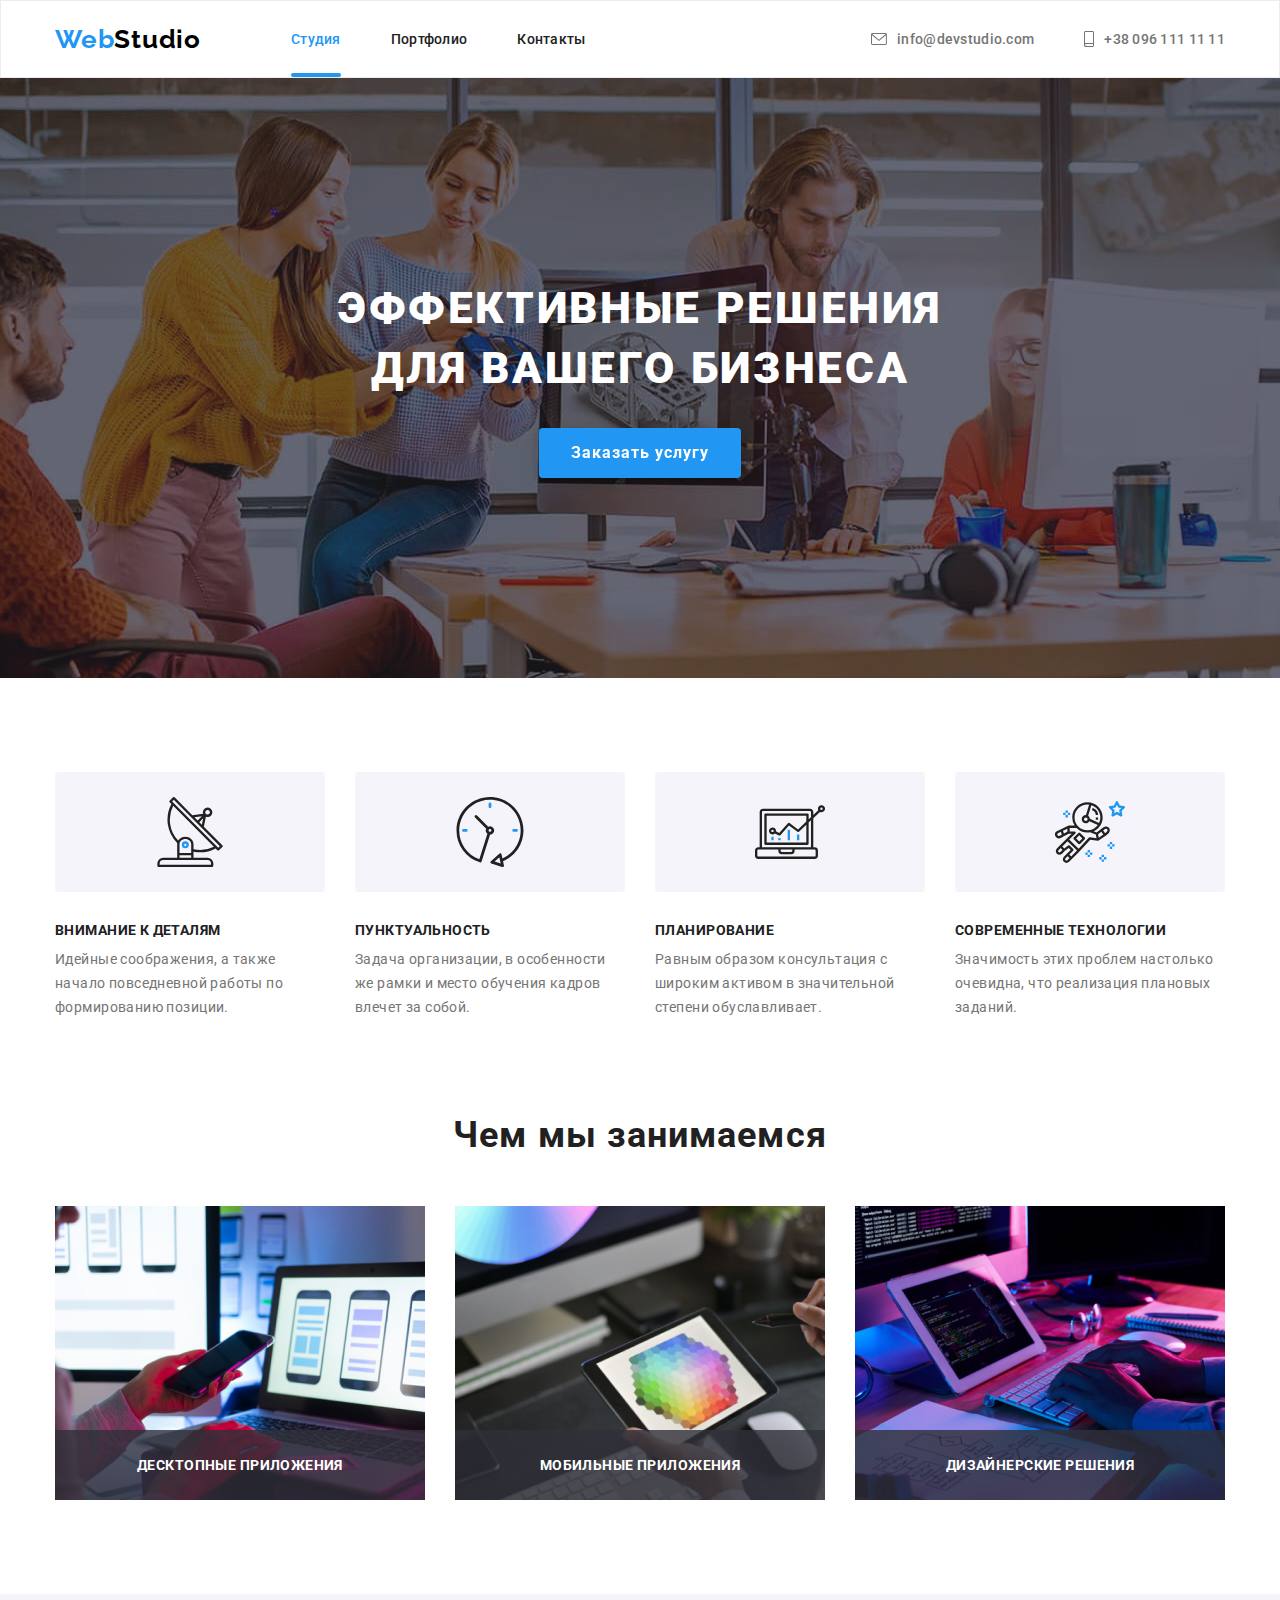
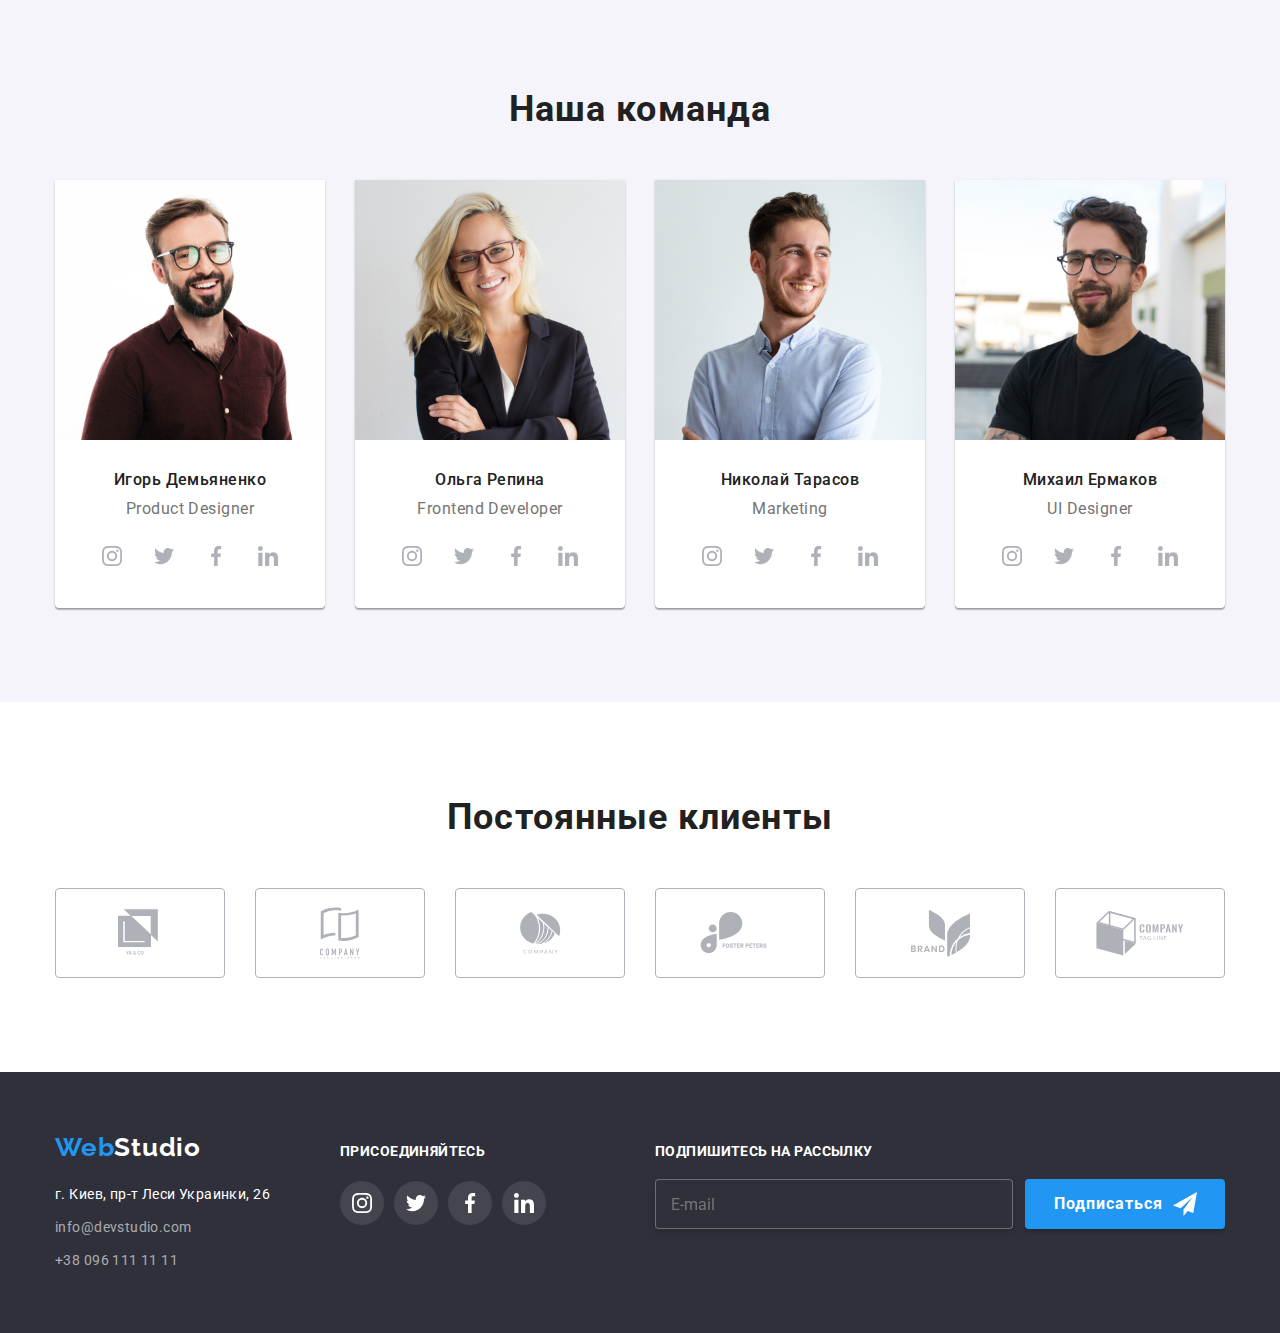
<file: index.html>
<!DOCTYPE html>
<html lang="ru">
  <head>
    <meta charset="UTF-8" />
    <meta name="viewport" content="width=device-width, initial-scale=1.0" />
    <title>WebStudio</title>
    <link
      rel="stylesheet"
      href="https://cdnjs.cloudflare.com/ajax/libs/modern-normalize/1.0.0/modern-normalize.css"
    />
    <link
      href="https://fonts.googleapis.com/css2?family=Raleway:wght@700&family=Roboto:wght@400;500;700;900&display=swap"
      rel="stylesheet"
    />
    <link rel="stylesheet" href="./css/style.css" />
  </head>
  <body>
    <header>
      <div class="container header">
        <nav class="site-nav">
          <a class="logo link" href="./index.html" lang="en"
            >Web<span class="logo-in-header">Studio</span></a
          >
          <ul class="list nav-list">
            <li class="item">
              <a class="navigation-link link current" href="./index.html"
                >Студия</a
              >
            </li>
            <li class="item">
              <a class="navigation-link link" href="./portfolio.html"
                >Портфолио</a
              >
            </li>
            <li class="item">
              <a class="navigation-link link" href="...">Контакты</a>
            </li>
          </ul>
        </nav>
        <ul class="list top-contacts-list">
          <li class="top-contacts-item">
            <a class="header-contacts mail link"
              href="mailto:info@devstudio.com"
              ><svg class="icon-mail" width="16px" height="12px">
                <use href="./image/symbol-defs-opt.svg#mail"></use>
              </svg>info@devstudio.com</a
            >
          </li>
          <li class="top-contacts-item">
            <a class="header-contacts smartphone link" href="tel:+380961111111"
              ><svg class="icon-smartphone" width="10px" height="16px">
                <use href="./image/symbol-defs-opt.svg#smartphone"></use>
              </svg>+38 096 111 11 11</a
            >
          </li>
        </ul>
      </div>
    </header>
    <main>
      <!--Hero-->
      <section class="hero-section">
        <h1 class="hero">
          Эффективные решения <br />
          для вашего бизнеса
        </h1>
        <button class="button order" type="button" data-modal-open>Заказать услугу</button>
      </section>
      <!--List of benefits-->
      <section class="benefits-section">
        <div class="container">
          <h2 class="visually-hidden">Список преимуществ</h2>
          <ul class="list benefits-list">
            <li class="benefits-items antenna">
              <div class="benefit-icon-bg">
                <svg class="benefit-icon">
                  <use href="./image/symbol-defs-opt.svg#antenna"></use>
                </svg>
              </div>
              <h3 class="benefits-title">Внимание к деталям</h3>
              <p class="benefits-description">
                Идейные соображения, а также начало повседневной работы по
                формированию позиции.
              </p>
            </li>
            <li class="benefits-items clock">
              <div class="benefit-icon-bg">
                <svg class="benefit-icon">
                  <use href="./image/symbol-defs-opt.svg#clock"></use>
                </svg>
              </div>
              <h3 class="benefits-title">Пунктуальность</h3>
              <p class="benefits-description">
                Задача организации, в особенности же рамки и место обучения
                кадров влечет за собой.
              </p>
            </li>
            <li class="benefits-items diagram">
              <div class="benefit-icon-bg">
                <svg class="benefit-icon">
                  <use href="./image/symbol-defs-opt.svg#diagram"></use>
                </svg>
              </div>
              <h3 class="benefits-title">Планирование</h3>
              <p class="benefits-description">
                Равным образом консультация с широким активом в значительной
                степени обуславливает.
              </p>
            </li>
            <li class="benefits-items astronaut">
              <div class="benefit-icon-bg">
                <svg class="benefit-icon">
                  <use href="./image/symbol-defs-opt.svg#astronaut"></use>
                </svg>
              </div>
              <h3 class="benefits-title">Современные технологии</h3>
              <p class="benefits-description">
                Значимость этих проблем настолько очевидна, что реализация
                плановых заданий.
              </p>
            </li>
          </ul>
        </div>
      </section>
      <!--Services-->
      <section class="services-section">
        <div class="container">
          <h2 class="services-title">Чем мы занимаемся</h2>
          <ul class="list services-list">
            <li class="services-item">
              <img
                src="./image/services/img-1.jpg"
                alt="Десктопные приложения"
                width="370"
                height="294"
              />
              <b class="servises-description">ДЕСКТОПНЫЕ ПРИЛОЖЕНИЯ</b>
            </li>
            <li class="services-item">
              <img
                src="./image/services/img-2.jpg"
                alt="Мобильные приложения"
                width="370"
                height="294"
              />
              <b class="servises-description">МОБИЛЬНЫЕ ПРИЛОЖЕНИЯ</b>
            </li>
            <li class="services-item">
              <img
                src="./image/services/img-3.jpg"
                alt="Дизайнерские решения"
                width="370"
                height="294"
              />
              <b class="servises-description">ДИЗАЙНЕРСКИЕ РЕШЕНИЯ</b>
            </li>
          </ul>
        </div>
      </section>
      <!--Our team-->
      <section class="team-section">
        <div class="container">
          <h2 class="team-title">Наша команда</h2>
          <ul class="list team-list">
            <li class="team-item">
              <img
                src="./image/team/img-1.jpg"
                alt="фотография Игоря Демьяненко"
                width="270"
                height="260"
              />
              <div class="team-description">
                <h3 class="employee">Игорь Демьяненко</h3>
                <p class="position" lang="en">Product Designer</p>
                <ul class="social-list list">
                  <li>
                    <a class="social-link" href=""
                      ><svg class="social-icon">
                        <use
                          href="./image/symbol-defs-opt.svg#instagram"
                        ></use></svg></a>
                  </li>
                  <li>
                    <a class="social-link" href=""
                      ><svg class="social-icon">
                        <use
                          href="./image/symbol-defs-opt.svg#twitter"
                        ></use></svg></a>
                  </li>
                  <li>
                    <a class="social-link" href=""
                      ><svg class="social-icon">
                        <use
                          href="./image/symbol-defs-opt.svg#facebook"
                        ></use></svg></a>
                  </li>
                  <li>
                    <a class="social-link" href=""
                      ><svg class="social-icon">
                        <use
                          href="./image/symbol-defs-opt.svg#linkedin"
                        ></use></svg></a>
                  </li>
                </ul>
              </div>              
            </li>
            <li class="team-item">
              <img
                src="./image/team/img-2.jpg"
                alt="фотография Ольги Репиной"
                width="270"
                height="260"
              />
              <div class="team-description">
                <h3 class="employee">Ольга Репина</h3>
                <p class="position" lang="en">Frontend Developer</p>
                <ul class="social-list list">
                  <li>
                    <a class="social-link" href=""
                      ><svg class="social-icon">
                        <use
                          href="./image/symbol-defs-opt.svg#instagram"
                        ></use></svg></a>
                  </li>
                  <li>
                    <a class="social-link" href=""
                      ><svg class="social-icon">
                        <use
                          href="./image/symbol-defs-opt.svg#twitter"
                        ></use></svg></a>
                  </li>
                  <li>
                    <a class="social-link" href=""
                      ><svg class="social-icon">
                        <use
                          href="./image/symbol-defs-opt.svg#facebook"
                        ></use></svg></a>
                  </li>
                  <li>
                    <a class="social-link" href=""
                      ><svg class="social-icon">
                        <use
                          href="./image/symbol-defs-opt.svg#linkedin"
                        ></use></svg></a>
                  </li>
                </ul>
              </div>
            </li>
            <li class="team-item">
              <img
                src="./image/team/img-3.jpg"
                alt="фотография Николая Тарасова"
                width="270"
                height="260"
              />
              <div class="team-description">
                <h3 class="employee">Николай Тарасов</h3>
                <p class="position" lang="en">Marketing</p>
                <ul class="social-list list">
                  <li>
                    <a class="social-link" href=""
                      ><svg class="social-icon">
                        <use
                          href="./image/symbol-defs-opt.svg#instagram"
                        ></use></svg></a>
                  </li>
                  <li>
                    <a class="social-link" href=""
                      ><svg class="social-icon">
                        <use
                          href="./image/symbol-defs-opt.svg#twitter"
                        ></use></svg></a>
                  </li>
                  <li>
                    <a class="social-link" href=""
                      ><svg class="social-icon">
                        <use
                          href="./image/symbol-defs-opt.svg#facebook"
                        ></use></svg></a>
                  </li>
                  <li>
                    <a class="social-link" href=""
                      ><svg class="social-icon">
                        <use
                          href="./image/symbol-defs-opt.svg#linkedin"
                        ></use></svg></a>
                  </li>
                </ul>
              </div>
            </li>
            <li class="team-item">
              <img
                src="./image/team/img-4.jpg"
                alt="фотография Михаила Ермакова"
                width="270"
                height="260"
              />
              <div class="team-description">
                <h3 class="employee">Михаил Ермаков</h3>
                <p class="position" lang="en">UI Designer</p>
                <ul class="social-list list">
                  <li>
                    <a class="social-link" href=""
                      ><svg class="social-icon">
                        <use
                          href="./image/symbol-defs-opt.svg#instagram"
                        ></use></svg></a>
                  </li>
                  <li>
                    <a class="social-link" href=""
                      ><svg class="social-icon">
                        <use
                          href="./image/symbol-defs-opt.svg#twitter"
                        ></use></svg></a>
                  </li>
                  <li>
                    <a class="social-link" href=""
                      ><svg class="social-icon">
                        <use
                          href="./image/symbol-defs-opt.svg#facebook"
                        ></use></svg></a>
                  </li>
                  <li>
                    <a class="social-link" href=""
                      ><svg class="social-icon">
                        <use
                          href="./image/symbol-defs-opt.svg#linkedin"
                        ></use></svg></a>
                  </li>
                </ul>
              </div>
            </li>
          </ul>
        </div>
      </section>
      <!--Our clients-->
      <section class="clients-section">
        <div class="container">
          <h2 class="clients-title">Постоянные клиенты</h2>
          <ul class="clients-list list">
            <li class="clients-item"><a class="clients-link" href=""><svg class="client-icon" width="44" height="49">
              <use href="./image/symbol-defs-opt.svg#logo-1"></use>
            </svg></a></li>
            <li class="clients-item"><a class="clients-link" href=""><svg class="client-icon" width="40" height="52">
              <use href="./image/symbol-defs-opt.svg#logo-2"></use>
            </svg></a></li>
            <li class="clients-item"><a class="clients-link" href=""><svg class="client-icon" width="41" height="42">
              <use href="./image/symbol-defs-opt.svg#logo-3"></use>
            </svg></a></li>
            <li class="clients-item"><a class="clients-link" href=""><svg class="client-icon" width="80" height="42">
              <use href="./image/symbol-defs-opt.svg#logo-4"></use>
            </svg></a></li>
            <li class="clients-item"><a class="clients-link" href=""><svg class="client-icon" width=59 height="47">
              <use href="./image/symbol-defs-opt.svg#logo-5"></use>
            </svg></a></li>
            <li class="clients-item"><a class="clients-link" href=""><svg class="client-icon" width="88" height="45">
              <use href="./image/symbol-defs-opt.svg#logo-6"></use>
            </svg></a></li>
          </ul>
        </div>
      </section>
    </main>
    <!--Footer-->
    <footer class="footer">
      <div class="container footer-container">
          <div class="footer-adress-container">
            <a class="logo link" href="./index.html" lang="en"
            >Web<span class="logo-in-footer">Studio</span></a
          >
          <address class="adress">
            <p class="company-adress">г. Киев, пр-т Леси Украинки, 26</p>
            <a class="footer-contacts link" href="mailto:info@devstudio.com"
              >info@devstudio.com</a
            >
            <a class="footer-contacts link" href="tel:+380961111111"
              >+38 096 111 11 11</a
            >
          </address>
        </div>  
        <div class="footer-social-container">
          <b class="join">Присоединяйтесь</b>
          <ul class="footer-social-list list">
            <li>
              <a class="social-link infooter" href=""
                ><svg class="social-icon">
                  <use
                    href="./image/symbol-defs-opt.svg#instagram"
                  ></use></svg></a>
            </li>
            <li>
              <a class="social-link infooter" href=""
                ><svg class="social-icon">
                  <use
                    href="./image/symbol-defs-opt.svg#twitter"
                  ></use></svg></a>
            </li>
            <li>
              <a class="social-link infooter" href=""
                ><svg class="social-icon">
                  <use
                    href="./image/symbol-defs-opt.svg#facebook"
                  ></use></svg></a>
            </li>
            <li>
              <a class="social-link infooter" href=""
                ><svg class="social-icon">
                  <use
                    href="./image/symbol-defs-opt.svg#linkedin"
                  ></use></svg></a>
            </li>
          </ul>
        </div>
        <form class="footer-form">
          <b class="subscripe-capture">Подпишитесь на рассылку</b>
          <div class="input-container">
            <input type="email" placeholder="E-mail" class="subscripe-input">
            <button type="submit" class="subcripe-button button">
              Подписаться<svg class="send-icon" width="24px" height="24px"><use  href="./image/symbol-defs-opt.svg#icon-send"></use>
            </svg></button></div>
        </form>
      </div>
    </footer>
    <!--Modal-->
    <div class="backdrop is-hidden" data-modal>
      <div class="modal">
        <button type="button" class="close-button" data-modal-close>
          <svg class="close-icon" width="18px" height="18px">
          <use href=./image/symbol-defs-opt.svg#close-black-18dp></use>
        </svg>
      </button>
      <b class="contact-form-capture">Оставьте свои данные, мы вам перезвоним</b>
      <form class="contact-form">
        <!--Name-->
        <label class="input-label">
          <span class="input-capture">Имя</span>
          <span class="input-wraper">
          <input type="text" name="name" minlength="2" class="input-field">
          <svg width="18px" height="18px" class="contact-form-icon">
            <use href=./image/symbol-defs-opt.svg#person-black-18dp></use>
          </svg>
        </span>
        </label>
        <!--Tel-->
        <label class="input-label">
          <span class="input-capture">Телефон</span>
          <span class="input-wraper"><input type="tel" name="tel" class="input-field">
            <svg width="18px" height="18px" class="contact-form-icon">
              <use href=./image/symbol-defs-opt.svg#phone-black-18dp></use>
            </svg></span>
        </label>
        <!--Email-->
        <label class="input-label">
          <span class="input-capture">Почта</span>
          <span class="input-wraper"><input type="email" name="email" class="input-field">
          <svg width="18px" height="18px" class="contact-form-icon">
            <use href=./image/symbol-defs-opt.svg#email-black-18dp></use>
          </svg></span>
        </label>
        <!--Comment-->
        <div class="comment-wraper">
          <span class="input-capture">Комментарий</span>
          <textarea name="comment" rows="5" placeholder="Введите текст" class="comment-field"></textarea>
        </div>
        <!--Agreement-->
        <input type="checkbox" name="agreement" id="agreement-checkbox" class="checkbox">
        <label for="agreement-checkbox" class="agreement-wrapper">
          <span class="agreement-capture">Соглашаюсь с рассылкой и принимаю</span>&nbsp;<a class="agreement-link" href="">Условия договора</a>
        </label>
        <!--Submit-button-->
        <button type="submit" class="button submit-bt">Отправить</button>
      </form>
    </div>
  </div>
  <script src="./js/modal.js"></script>
  </body>
</html>
</file>
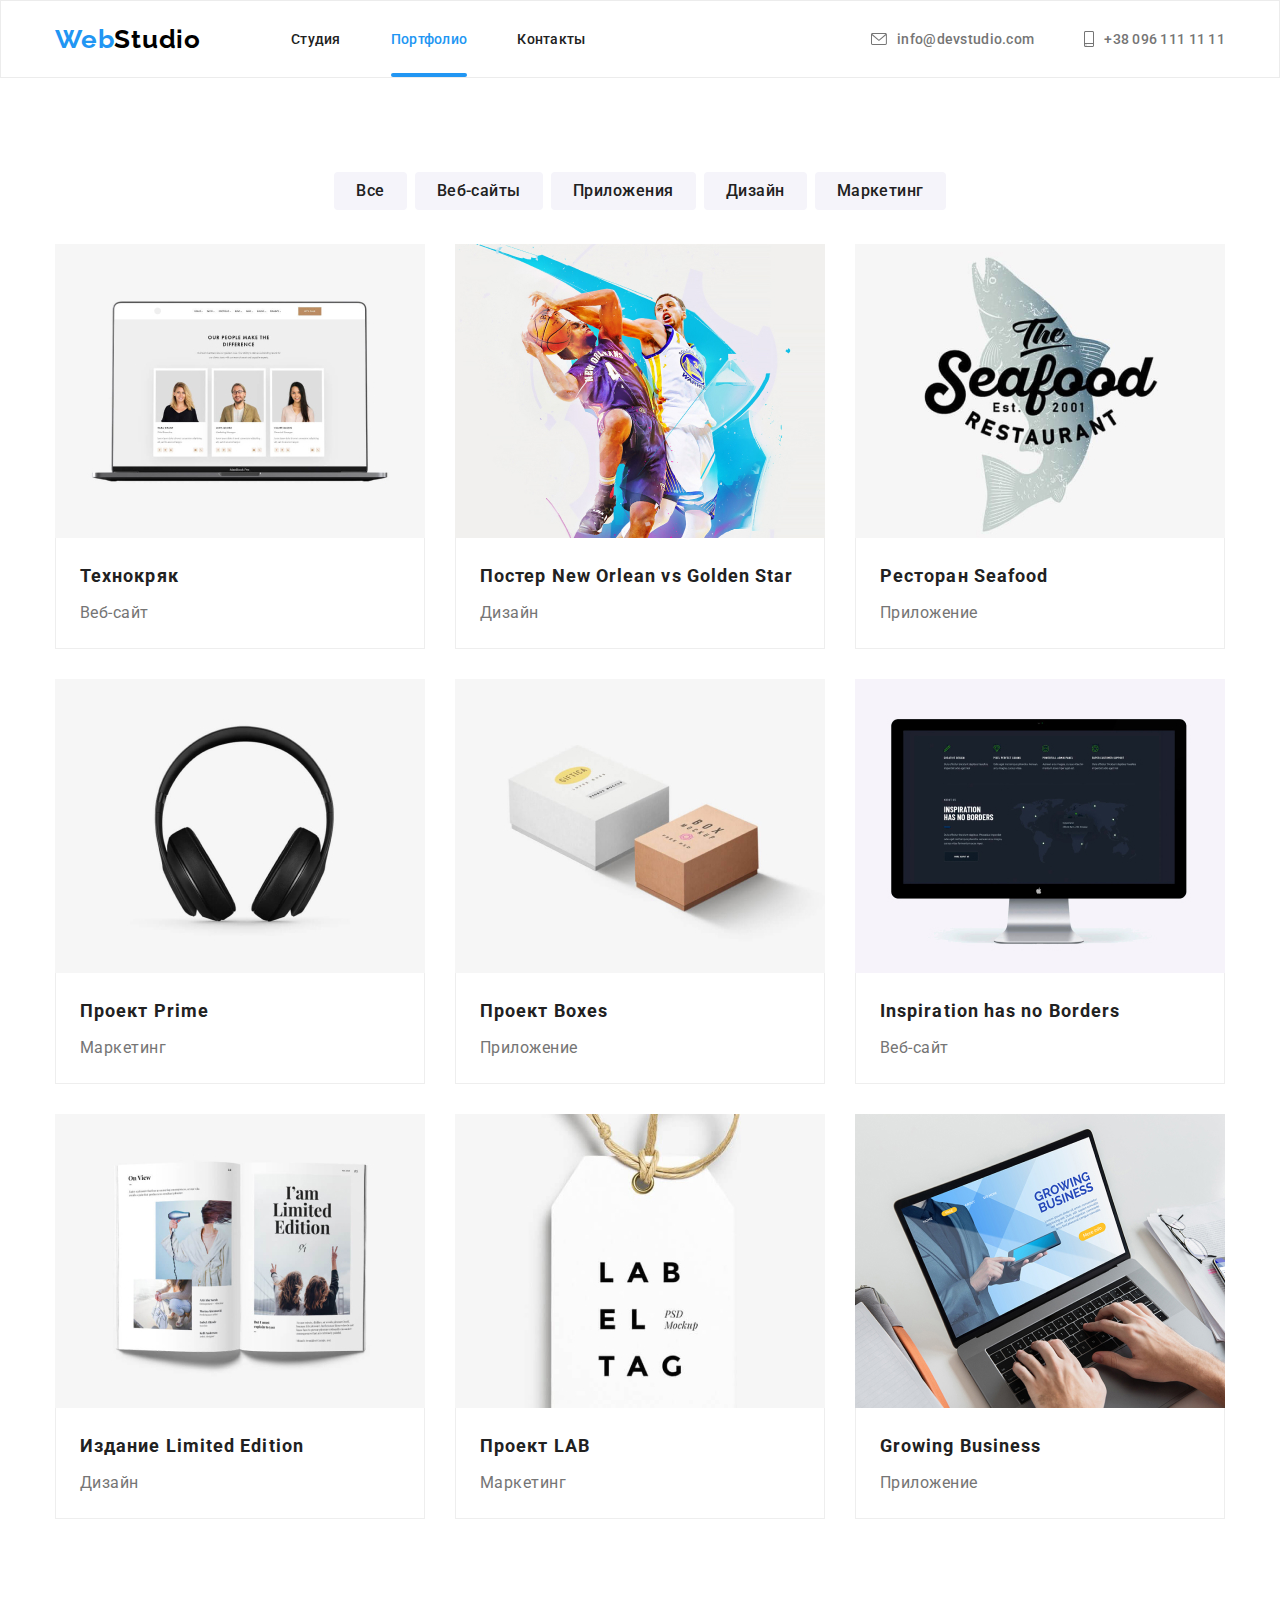
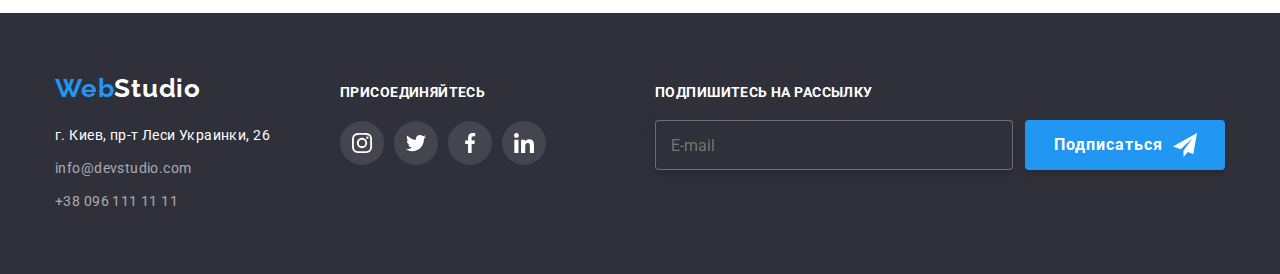
<file: portfolio.html>
<!DOCTYPE html>
<html lang="ru">
  <head>
    <meta charset="UTF-8" />
    <meta name="viewport" content="width=device-width, initial-scale=1.0" />
    <title>WebStudio</title>
    <link
      rel="stylesheet"
      href=" https://cdnjs.cloudflare.com/ajax/libs/modern-normalize/1.0.0/modern-normalize.css"
    />
    <link
      href="https://fonts.googleapis.com/css2?family=Raleway:wght@700&family=Roboto:wght@400;500;700;900&display=swap"
      rel="stylesheet"
    />
    <link rel="stylesheet" href="./css/style.css" />
  </head>

  <body>
    <header>
      <div class="container header">
        <nav class="site-nav">
          <a class="logo link" href="./index.html" lang="en"
            >Web<span class="logo-in-header">Studio</span></a
          >
          <ul class="list nav-list">
            <li class="item">
              <a class="navigation-link link" href="./index.html">Студия</a>
            </li>
            <li class="item">
              <a class="navigation-link link current" href="./portfolio.html"
                >Портфолио</a
              >
            </li>
            <li class="item">
              <a class="navigation-link link" href="...">Контакты</a>
            </li>
          </ul>
        </nav>
        <ul class="list top-contacts-list">
          <li class="top-contacts-item">
            <a
              class="header-contacts mail link"
              href="mailto:info@devstudio.com"
              ><svg class="icon-mail" width="16px" height="12px">
                <use href="./image/symbol-defs-opt.svg#mail"></use></svg>info@devstudio.com</a
            >
          </li>
          <li class="top-contacts-item">
            <a class="header-contacts smartphone link" href="tel:+380961111111"
              ><svg class="icon-smartphone" width="10px" height="16px">
                <use href="./image/symbol-defs-opt.svg#smartphone"></use></svg>+38 096 111 11 11</a
            >
          </li>
        </ul>
      </div>
    </header>
    <main>
      <section class="container portfolio">
        <h1 hidden>Наши работы</h1>
        <!--Filter-->
        <ul class="list filt-but-list">
          <li class="filter-item">
            <button class="filter-button" type="button">Все</button>
          </li>
          <li class="filter-item">
            <button class="filter-button" type="button">Веб-сайты</button>
          </li>
          <li class="filter-item">
            <button class="filter-button" type="button">Приложения</button>
          </li>
          <li class="filter-item">
            <button class="filter-button" type="button">Дизайн</button>
          </li>
          <li class="filter-item">
            <button class="filter-button" type="button">Маркетинг</button>
          </li>
        </ul>
        <!--Work list-->
        <ul class="list work-list">
          <li class="work-list-item">
            <a class="work-list-link link" href="">
              <div class="image-container">
                <img
                src="./image/portfolio/img1.jpg"
                alt="Открытый сайт на экране ноутбука"
                width="370"
                height="294"
              />
              <p class="projekt-description">
                Технокряк это современная площадка распространения коронавируса.
                Компании используют эту платформу для цифрового шпионажа и атак на
                защищённые сервера конкурентов.
              </p>
              </div>
              <div class="work-discription">
                <h2 class="project-name">Технокряк</h2>
                <p class="project-type">Веб-сайт</p>
              </div>
             
            </a>
          </li>
          <li class="work-list-item">
            <a class="work-list-link link" href=""
              ><div class="image-container">
                <img
                src="./image/portfolio/img2.jpg"
                alt="Два баскетболиста в прыжке"
                width="370"
                height="294"
              />
              <p class="projekt-description">
                Технокряк это современная площадка распространения коронавируса.
                Компании используют эту платформу для цифрового шпионажа и атак на
                защищённые сервера конкурентов.
              </p>
              </div>
              <div class="work-discription">
                <h2 class="project-name">
                  Постер <span lang="en">New Orlean vs Golden Star</span>
                </h2>
                <p class="project-type">Дизайн</p>
              </div>
              
            </a>
          </li>
          <li class="work-list-item">
            <a class="work-list-link link" href=""
              ><div class="image-container">
                <img
                src="./image/portfolio/img3.jpg"
                alt="лого ресторана Seafood"
                width="370"
                height="294"
              />
              <p class="projekt-description">
                Технокряк это современная площадка распространения коронавируса.
                Компании используют эту платформу для цифрового шпионажа и атак на
                защищённые сервера конкурентов.
              </p>
              </div>
              <div class="work-discription">
                <h2 class="project-name">
                  Ресторан <span lang="en">Seafood</span>
                </h2>
                <p class="project-type">Приложение</p>
              </div>
              </a>
          </li>
          <li class="work-list-item">
            <a class="work-list-link link" href=""
              ><div class="image-container">
                <img
                src="./image/portfolio/img4.jpg"
                alt="лого ресторана Seafood"
                width="370"
                height="294"
              />
              <p class="projekt-description">
                Технокряк это современная площадка распространения коронавируса.
                Компании используют эту платформу для цифрового шпионажа и атак на
                защищённые сервера конкурентов.
              </p>
              </div>
              <div class="work-discription">
                <h2 class="project-name">
                  Проект <span lang="en">Prime</span>
                </h2>
                <p class="project-type">Маркетинг</p>
              </div>
              
            </a>
          </li>
          <li class="work-list-item">
            <a class="work-list-link link" href=""
              ><div class="image-container">
                <img
                src="./image/portfolio/img5.jpg"
                alt="Две коробочки"
                width="370"
                height="294"
              />
              <p class="projekt-description">
                Технокряк это современная площадка распространения коронавируса.
                Компании используют эту платформу для цифрового шпионажа и атак на
                защищённые сервера конкурентов.
              </p>
              </div>
              <div class="work-discription">
                <h2 class="project-name">Проект <span>Boxes</span></h2>
                <p class="project-type">Приложение</p>
              </div>
              
            </a>
          </li>
          <li class="work-list-item">
            <a class="work-list-link link" href=""
              ><div class="image-container">
                <img
                src="./image/portfolio/img6.jpg"
                alt="iMac"
                width="370"
                height="294"
              />
              <p class="projekt-description">
                Технокряк это современная площадка распространения коронавируса.
                Компании используют эту платформу для цифрового шпионажа и атак на
                защищённые сервера конкурентов.
              </p>
              </div>
              <div class="work-discription">
                <h2 class="project-name" lang="en">
                  Inspiration has no Borders
                </h2>
                <p class="project-type">Веб-сайт</p>
              </div>
              
            </a>
          </li>
          <li class="work-list-item">
            <a class="work-list-link link" href=""
              ><div class="image-container">
                <img
                src="./image/portfolio/img7.jpg"
                alt="Открытый журнал"
                width="370"
                height="294"
              />
              <p class="projekt-description">
                Технокряк это современная площадка распространения коронавируса.
                Компании используют эту платформу для цифрового шпионажа и атак на
                защищённые сервера конкурентов.
              </p>
              </div>
              <div class="work-discription">
                <h2 class="project-name">
                  Издание <span lang="en">Limited Edition</span>
                </h2>
                <p class="project-type">Дизайн</p>
              </div>
              
            </a>
          </li>
          <li class="work-list-item">
            <a class="work-list-link link" href=""
              ><div class="image-container">
                <img
                src="./image/portfolio/img8.jpg"
                alt="Белая бирка с лого"
                width="370"
                height="294"
              />
              <p class="projekt-description">
                Технокряк это современная площадка распространения коронавируса.
                Компании используют эту платформу для цифрового шпионажа и атак на
                защищённые сервера конкурентов.
              </p>
              </div>
              <div class="work-discription">
                <h2 class="project-name">Проект <span lang="en">LAB</span></h2>
                <p class="project-type">Маркетинг</p>
              </div>
              
            </a>
          </li>
          <li class="work-list-item">
            <a class="work-list-link link" href=""
              ><div class="image-container">
                <img
                src="./image/portfolio/img9.jpg"
                alt="Человек печатает на ноутбуке"
                width="370"
                height="294"
              />
              <p class="projekt-description">
                Технокряк это современная площадка распространения коронавируса.
                Компании используют эту платформу для цифрового шпионажа и атак на
                защищённые сервера конкурентов.
              </p>
              </div>
              <div class="work-discription">
                <h2 class="project-name" lang="en">Growing Business</h2>
                <p class="project-type">Приложение</p>
              </div>
              
            </a>
          </li>
        </ul>
      </section>
    </main>
    <!--Footer-->
    <footer class="footer">
      <div class="container footer-container">
          <div class="footer-adress-container">
            <a class="logo link" href="./index.html" lang="en"
            >Web<span class="logo-in-footer">Studio</span></a
          >
          <address class="adress">
            <p class="company-adress">г. Киев, пр-т Леси Украинки, 26</p>
            <a class="footer-contacts link" href="mailto:info@devstudio.com"
              >info@devstudio.com</a
            >
            <a class="footer-contacts link" href="tel:+380961111111"
              >+38 096 111 11 11</a
            >
          </address>
        </div>  
        <div class="footer-social-container">
          <b class="join">Присоединяйтесь</b>
          <ul class="footer-social-list list">
            <li>
              <a class="social-link infooter" href=""
                ><svg class="social-icon">
                  <use
                    href="./image/symbol-defs-opt.svg#instagram"
                  ></use></svg></a>
            </li>
            <li>
              <a class="social-link infooter" href=""
                ><svg class="social-icon">
                  <use
                    href="./image/symbol-defs-opt.svg#twitter"
                  ></use></svg></a>
            </li>
            <li>
              <a class="social-link infooter" href=""
                ><svg class="social-icon">
                  <use
                    href="./image/symbol-defs-opt.svg#facebook"
                  ></use></svg></a>
            </li>
            <li>
              <a class="social-link infooter" href=""
                ><svg class="social-icon">
                  <use
                    href="./image/symbol-defs-opt.svg#linkedin"
                  ></use></svg></a>
            </li>
          </ul>

        </div>
        <form class="footer-form">
          <b class="subscripe-capture">Подпишитесь на рассылку</b>
          <div class="input-container">
            <label><input type="email" placeholder="E-mail" class="subscripe-input"></label>
            <button type="submit" class="subcripe-button button">
              Подписаться<svg class="send-icon" width="24px" height="24px"><use  href="./image/symbol-defs-opt.svg#icon-send"></use>
            </svg></button></div>
        </form>
      </div>
    </footer>
  </body>
</html>
</file>
<file: css/style.css>
html {
  box-sizing: border-box;
}
*,
*::before,
*::after {
  box-sizing: inherit;
  margin: 0;
  padding: 0;
}

:root {
  --timing-function: cubic-bezier(0.4, 0, 0.2, 1);
  --main-font: 'Roboto', sans-serif;
  --secondary-font: 'Raleway', sans-serif;
  --title-color: #212121;
  --text-color: #757575;
  --accent-color: #2196f3;
  --logo-color: #000000;
  --hero-color: #ffffff;
  --hero-bg: #c4c4c4;
  /* --portfolio-prodescription-bg: rgba(33, 150, 243, 0.9); */
  --filbut-team-bg: #f5f4fa;
  --header-footer-bg: #2f303a;
  --footer-contacts-color: rgba(255, 255, 255, 0.6);
  --icon-color: #AFB1B8;
}

body {
  font-family: var(--main-font);
  font-style: normal;
}
img {
  display: block;
}
input {
  font-family: inherit;
}
/*Components*/
.visually-hidden {
  position: absolute !important;
  clip: rect(1px 1px 1px 1px); /*IE6, IE7 */
  clip: rect(1px 1px 1px 1px);
  padding: 0 !important;
  border: 0 !important;
  height: 1px !important;
  width: 1px !important;
  overflow: hidden;
}
.container {
  width: 1200px;
  margin: 0 auto;
  padding: 0 15px;
}

.link {
  text-decoration: none;
}
.list {
  list-style: none;
}

.button {
  font-weight: 700;
  font-size: 16px;
  line-height: 1.875;
  display: flex;

  letter-spacing: 0.06em;
  color: var(--hero-color);
  background-color: var(--accent-color);
  border: none;

  border-radius: 4px;
  cursor: pointer;
  outline-color: var(--accent-color);
}



/* ==Header==*/
header {
  border: 1px solid #ececec;
}
.header {
  display: flex;
  justify-content: space-between;
}
.site-nav {
  display: flex;
  align-items: center;
}
/* logo */
.logo {
  font-family: var(--secondary-font);
  font-weight: 700;
  font-size: 26px;
  line-height: 1.192;
  letter-spacing: 0.03em;
  color: var(--accent-color);
}
.logo-in-header {
  color: var(--logo-color);
}

/*==hover-focus==*/

.header-contacts:hover,
.header-contacts:focus,
.navigation-link:hover,
.navigation-link:focus {
  color: var(--accent-color);
}

/* Navigation */
.nav-list .item:not(:last-child) {
  margin-right: 50px;
}
.navigation-link {
  position: relative;
  display: block;
  padding-top: 30px;
  padding-bottom: 30px;

  transition: color 250ms var(--timing-function);
  
  font-weight: 500;
  font-size: 14px;
  line-height: 1.143;
  letter-spacing: 0.02em;
  color: var(--title-color);
  
}

.navigation-link.current {
  color: var(--accent-color);
}
.navigation-link.current::after {
  position: absolute;
  left: 0;
  bottom: 0;
  display: block;
  content: "";
  width: 100%;
  height: 4px;
  background-color: var(--accent-color);
  border-radius: 2px;
}
.nav-list {
  display: flex;
  margin-left: 90px;
}
/* Contacts-in-header */
.top-contacts-list {
  display: flex;
  align-items: center;
}

.header-contacts {
  display: flex;
  align-items: center;
  padding-top: 30px;
  padding-bottom: 30px;

  transition: color 250ms var(--timing-function);

  font-weight: 500;
  font-size: 14px;
  line-height: 1.143;
  letter-spacing: 0.02em;
  color: var(--text-color);
}
.top-contacts-item {
  display: flex;
  align-items: center;
}
.top-contacts-item:not(:last-child) {
  margin-right: 50px;
}

.icon-mail,
.icon-smartphone {
  margin-right: 10px;
  fill: currentColor;
}

/* ==Footer==*/
.footer {
  padding: 60px 0px;
  background: var(--header-footer-bg);
}
.footer-adress-container {
  display: inline-block;
}

.logo-in-footer {
  color: var(--hero-color);
}
.company-adress {
  font-weight: 400;
  font-size: 14px;
  line-height: 1.714;

  letter-spacing: 0.03em;
  color: var(--hero-color);
}
.adress {
  font-style: normal;
  margin-top: 20px;
}
.footer-contacts {
  display: block;
  margin-top: 9px;



  font-weight: 400;
  font-size: 14px;
  line-height: 1.714;

  letter-spacing: 0.03em;
  color: var(--footer-contacts-color);
}
.join {
  font-weight: bold;
  font-size: 14px;
  line-height: 1.143;
  letter-spacing: 0.03em;
  text-transform: uppercase;

  color: var(--hero-color);
}
.footer-social-container {
  display: inline-block;
  width: 206px;
  margin-left: 70px;
}
.footer-social-list {
  display: flex;
  justify-content: space-between;
  margin-top: 20px;
}
.footer-container {
  display: flex;
  align-items: baseline;
}
.social-link.infooter {
  border-radius: 50%;
  background: rgba(255, 255, 255, 0.1);
}
.infooter>.social-icon {
  fill: var(--hero-color);
}

/*Subscripe-form*/
.footer-form {
  margin-left: auto;
}

.subscripe-capture {
  display: block;

  margin-bottom: 20px;
  text-transform: uppercase;
  color: var(--hero-color);
  font-weight: 700;
  font-size: 14px;
  line-height: 1.143;
  letter-spacing: 0.03em;
}
.input-container {
  display: flex;
  align-items: center;
}
.subscripe-input {
  box-sizing: border-box;
  width: 358px;
  height: 50px;

  padding: 16px 15px;

  color: var(--text-color);
  font-size: 16px;
  line-height: 1.25;

  background-color: var(--header-footer-bg);
  border: 1px solid rgba(255, 255, 255, 0.3);
  filter: drop-shadow(0px 4px 4px rgba(0, 0, 0, 0.15));
  border-radius: 4px;
}
.subcripe-button {
  position: relative;
  display: flex;
  align-items: center;
  justify-content: center;
  width: 200px;
  height: 50px;

  padding-left: 29px;
  padding-right: 28px;
  margin-left: 12px;

  background: var(--accent-color);
  box-shadow: 0px 4px 4px rgba(0, 0, 0, 0.15);
  border-radius: 4px;

  letter-spacing: 0.06em;
  color: var(--hero-color);
}
.send-icon {
  margin-left: 10px;
}


/*====Studio====*/
/* Hero */
.hero-section {
  margin: 0 auto;
  max-width: 1600px;
  padding: 200px 0;
  background-color: var(--hero-bg);
  background-image: linear-gradient(
      rgba(47, 48, 58, 0.4),
      rgba(47, 48, 58, 0.4)
    ),
    url(../image/hero-img-opt.jpg);
  background-size: cover;
  background-position: center;
}

.hero {
  margin: 0 auto;

  font-weight: 900;
  font-size: 44px;
  line-height: 1.364;
  text-align: center;
  letter-spacing: 0.06em;
  text-transform: uppercase;

  color: var(--hero-color);
}
.order {
  margin-top: 30px;
  margin-left: auto;
  margin-right: auto;
  padding: 10px 32px;

  filter: drop-shadow(0px 4px 4px rgba(0, 0, 0, 0.25));
}
/*List of benefits*/
.benefits-section {
  padding: 94px 0px;
}
.benefits-list {
  display: flex;
}
.benefits-items {
  width: 270px;
}
.benefits-items:not(:last-child) {
  margin-right: 30px;
}


.benefits-title {
  font-weight: 700;
  font-size: 14px;
  line-height: 1.143;
  letter-spacing: 0.03em;
  text-transform: uppercase;

  color: var(--title-color);
}
.benefit-icon {
  width: 70px;
  height: 70px;
  background-color: var(--filbut-team-bg);
}
.benefit-icon-bg {
  display: flex;
  align-items: center;
  justify-content: center;
  margin-bottom: 30px;
  width: 270px;
  height: 120px;
  background-color: var(--filbut-team-bg);
  border-radius: 4px;
}

.benefits-description {
  margin-top: 10px;

  font-weight: 400;
  font-size: 14px;
  line-height: 1.714;
  letter-spacing: 0.03em;

  color: var(--text-color);
}
/* Services */
.services-section {
  padding-bottom: 94px;
}

.services-list {
  display: flex;
  margin-top: 50px;
}

.services-item {
  position: relative;
}

.services-item:not(:last-child) {
  margin-right: 30px;
}
.services-title {
  font-weight: 700;
  font-size: 36px;
  line-height: 1.167;
  text-align: center;
  letter-spacing: 0.03em;

  color: var(--title-color);
}

.servises-description {
  position: absolute;
  display: flex;
  left: 0;
  bottom: 0;
  align-items: center;
  justify-content: center;
  
  width: 100%;
  height: 70px;
  
  font-weight: bold;
  font-size: 14px;
  line-height: 1.143;
  text-align: center;
  letter-spacing: 0.03em;
  text-transform: uppercase;

  background: rgba(47, 48, 58, 0.8);
  color: var(--hero-color);
}

/* Our team */
.team-section {
  background: var(--filbut-team-bg);
  padding: 94px 0px;
}
.team-list {
  display: flex;
  margin-top: 50px;
}
.team-title {
  font-weight: 700;
  font-size: 36px;
  line-height: 1.167;
  text-align: center;
  letter-spacing: 0.03em;

  color: var(--title-color);
}
.team-item {
  width: 270px;
  background: var(--hero-color);
  box-shadow: 0px 1px 3px rgba(0, 0, 0, 0.12), 0px 1px 1px rgba(0, 0, 0, 0.14),
    0px 2px 1px rgba(0, 0, 0, 0.2);
  border-radius: 0px 0px 4px 4px;
}
.team-item:not(:last-child) {
  margin-right: 30px;
}
.employee {
  font-weight: 500;
  font-size: 16px;
  line-height: 1.188;
  text-align: center;
  letter-spacing: 0.03em;

  color: var(--title-color);
}
.position {
  margin-top: 10px;

  font-weight: 400;
  font-size: 16px;
  line-height: 1.188;
  text-align: center;
  letter-spacing: 0.03em;

  color: var(--text-color);
}
.team-description {
  padding-bottom: 30px;
  padding-top: 30px;
  padding-left: 5px;
  padding-right: 5px;
}
.social-list {
  display: flex;
  justify-content: space-between;
  padding-left: 30px;
  padding-right: 30px;
  margin-top: 16px;
}
.social-icon {
  transition: fill 250ms var(--timing-function);

  width: 20px;
  height: 20px;
  fill: var(--icon-color);
}

.social-link {
  display: flex;
  align-items: center;
  justify-content: center;

  transition: background-color 250ms var(--timing-function);


  width: 44px;
  height: 44px;
  border-radius: 50%;
}
.social-link:hover,
.social-link:focus {
  background-color: var(--accent-color);
}
.social-link:hover > .social-icon {
  fill: var(--hero-color);
}
.social-link:focus > .social-icon {
  fill: var(--hero-color);
}

/*Our clients*/
.clients-section {
  padding: 94px 0px;
}
.clients-title {
  font-weight: 700;
  font-size: 36px;
  line-height: 1.172;
  text-align: center;
  letter-spacing: 0.03em;

  color: var(--title-color);
}
.clients-list {
  display: flex;
  margin-top: 50px;
}
.clients-link {
  display: flex;
  align-items: center;
  justify-content: center;

  transition: border-color 250ms var(--timing-function);

  width: 170px;
  height: 90px;
  border: 1px solid #afb1b8;
  border-radius: 4px;
}
.clients-item:not(:last-child) {
  margin-right: 30px;
}
.clients-link:hover,
.clients-link:focus {
  border-color: var(--accent-color);
}
.client-icon {
  transition: fill 250ms var(--timing-function);

  fill: var(--icon-color);
}

.clients-link:hover > .client-icon {
  fill: var(--accent-color);
}
.clients-link:focus > .client-icon {
  fill: var(--accent-color);
}

/*====Portfolio====*/
.container.portfolio {
  padding-top: 94px;
  padding-bottom: 94px;
}

/* Filter */
.filt-but-list {
  display: flex;
  justify-content: center;
}

.filter-item:not(:last-child) {
  margin-right: 8px;
}
.filter-button {
  padding: 6px 22px;

  transition-property: color, background-color, box-shadow;
  transition-duration: 250ms;
  transition-timing-function: var(--timing-function);
  font-weight: 500;
  font-size: 16px;
  line-height: 1.625;
  border: none;
  border-radius: 4px;

  text-align: center;
  letter-spacing: 0.03em;

  color: var(--title-color);
  background: var(--filbut-team-bg);
}

.filter-button:hover,
.filter-button:focus {
  color: var(--hero-color);
  background-color: var(--accent-color);
  box-shadow: 0px 3px 1px rgba(0, 0, 0, 0.1), 0px 1px 2px rgba(0, 0, 0, 0.08), 0px 2px 2px rgba(0, 0, 0, 0.12);
  outline-color: var(--accent-color);
}
/* Work list */
.work-list {
  margin-top: 34px;
  display: flex;
  flex-wrap: wrap;
}

.image-container {
  position: relative;
  overflow: hidden;
}

.project-name {
  font-weight: 700;
  font-size: 18px;
  line-height: 2;

  letter-spacing: 0.06em;

  color: var(--title-color);
}
.project-type {
  margin-top: 4px;
  font-weight: 400;
  font-size: 16px;
  line-height: 1.875;

  letter-spacing: 0.03em;

  color: var(--text-color);
}
.projekt-description {
  position: absolute;
  display: flex;
  align-items: center;
  padding-left: 24px;
  padding-right: 24px;
  top: 0;
  bottom: 0;
  left: 0;
  right: 0;

  transition: transform 250ms var(--timing-function);

  transform: translateY(100%);

  font-weight: 400;
  font-size: 18px;
  line-height: 1.555;

  letter-spacing: 0.03em;

  background: rgba(33, 150, 243, 0.9);
  color: var(--hero-color);
}
.work-list-item {
  width: 370px;
}
.work-list-link {
  display: block;
  transition: box-shadow 250ms var(--timing-function);
}
.work-list-link:hover,
.work-list-link:focus {
  box-shadow: 0px 1px 1px rgba(0, 0, 0, 0.12), 
  0px 4px 4px rgba(0, 0, 0, 0.06), 
  1px 4px 6px rgba(0, 0, 0, 0.16);
}
.work-list-link:hover .projekt-description { 
  transform: translateY(0);
  }

.work-list-item:not(:nth-child(3n)) {
  margin-right: 30px;
}
.work-list-item:not(:nth-last-child(-n + 3)) {
  margin-bottom: 30px;
}
.work-discription {
  background: var(--hero-color);
  border-right: 1px solid #eeeeee;
  border-bottom: 1px solid #eeeeee;
  border-left: 1px solid #eeeeee;
  padding-left: 24px;
  padding-right: 24px;
  padding-bottom: 20px;
  padding-top: 20px;
}

/*===Modal===*/

.backdrop {
  position: fixed;
  top: 0;
  left: 0;
  right: 0;
  bottom: 0;

  opacity: 1;
  visibility: visible;
  pointer-events: auto;
 
  transition: opacity 250ms var(--timing-function), visibility 250ms var(--timing-function);

  background: rgba(0, 0, 0, 0.2);
}

.is-hidden {
  opacity: 0;
  visibility: hidden;
  pointer-events: none;
}

.modal {
  position: absolute;
  top: 50%;
  left: 50%;

  transition-duration: 250ms;
  transform: translate(-50%,-50%) scale(1);

  padding: 40px;

  width: 528px;
  height: 581px;
  border-radius: 4px;

  background-color: var(--hero-color);
  box-shadow: 0px 1px 3px rgba(0, 0, 0, 0.12), 0px 1px 1px rgba(0, 0, 0, 0.14), 0px 2px 1px rgba(0, 0, 0, 0.2);
}
.backdrop.is-hidden .modal {
  transform: translate(-50%,-50%) scale(1.5);

}
.close-button {
  position: absolute;
  top: 8px;
  right: 8px;

  display: flex;
  align-items: center;
  justify-content: center;

  width: 30px;
  height: 30px;

  cursor: pointer;

  background: #FFFFFF;
  border: 1px solid rgba(0, 0, 0, 0.1);
  border-radius: 50%;
  outline: inherit;
}
.close-icon {
  fill: var(--title-color); 
}
.close-button:hover .close-icon,
.close-button:focus .close-icon {
  fill: var(--accent-color);
  outline-color: rgba(0, 0, 0, 0.1);
}


.contact-form-capture {
  display: block;
  width: 100%;
  margin-bottom: 12px;

  font-family: var(--main-font);
  font-weight: 700;
  font-size: 20px;
  line-height: 1.15;
  text-align: center;
  letter-spacing: 0.03em;

  color: var(--title-color);
}

.input-capture {
  display: inline-block;
  margin-bottom: 4px;
  font-family: var(--main-font);
  font-weight: 400;
  font-size: 12px;
  line-height: 1.166;
  letter-spacing: 0.01em;

  color: var(--text-color);
}

.input-wraper {
  display: inline-block;
  position: relative;
  width: 100%;
}
.input-label {
  display: block;
  width: 100%;
  margin-bottom: 10px;
  font-size: 12px;
}
.input-field {
  box-sizing: border-box;
  width: 100%;
  height: 40px;

  padding-left: 42px;

  border: 1px solid rgba(33, 33, 33, 0.2);
  border-radius: 4px;

  transition: border-color 250ms var(--timing-function), outline-color 250ms var(--timing-function);
}
.input-field:hover,
.input-field:focus {
  outline: none;
  border-color: var(--accent-color);
}

.contact-form-icon {
  position: absolute;
  left: 12px;
  top: 50%;
  transform: translateY(-50%);
  fill: var(--title-color);
  transition: fill 250ms var(--timing-function);
}

.input-field:hover + .contact-form-icon{
  fill: var(--accent-color);
}
.input-field:focus + .contact-form-icon {
  fill: var(--accent-color);
}
.comment-wraper {
  margin-bottom: 20px;

  font-size: 12px;
}
.comment-field {
  width: 100%;
  height: 120px;
  resize: none;

  padding: 12px 16px;

  font-size: 14px;
  line-height: 1.143;
  letter-spacing: 0.01em;
  color: rgba(117, 117, 117, 0.5);

  border: 1px solid rgba(33, 33, 33, 0.2);
  border-radius: 4px;
  outline-color: var(--accent-color);

  transition: border-color 250ms var(--timing-function), outline-color 250ms var(--timing-function);
}
.comment-field:hover,
.comment-field:focus {
  border-color: var(--accent-color);
}
.agreement-label {
  display: inline-block;
  text-align: center;
}
.agreement-wrapper {
  position: relative;
  display: flex;
  align-items: center;
  justify-content: center;
  width: 425px;
  margin-right: auto;
  margin-left: auto;
  margin-bottom: 30px;
}

.agreement-capture {
  margin-left: 23px;
  font-size: 14px;
  line-height: 1.71;
  letter-spacing: 0.03em;

  color: var(--text-color);
}
.agreement-link {
  text-decoration: underline;
  color: var(--accent-color);
  font-size: 14px;
  line-height: 1.71;
  letter-spacing: 0.03em;
}

.agreement-wrapper::before {
  display: inline-block;
  content: "";
  position: absolute;
  left: 0;
  width: 16px;
  height: 15px;
  border: 2px solid #000000;
  border-radius: 2px;
  transition: border-color 250ms var(--timing-function), background-color 250ms var(--timing-function);
}

.checkbox {
  position: absolute;
  -webkit-appearance: none;
  -moz-appearance: none;
  appearance: none; 
}
.checkbox:checked + .agreement-wrapper::before {
  background-color: var(--accent-color);
  border-color: var(--accent-color);
  background-image: url("../image/icons/checkbox-icon.svg");
  background-repeat: no-repeat;
  background-position: center;
}
.submit-bt {
  margin-left: auto;
  margin-right: auto;
  padding: 10px 55px;
  box-shadow: 0px 4px 4px rgba(0, 0, 0, 0.15);
  transition: background-color 250ms var(--timing-function);
}
.subcripe-button:hover,
.subcripe-button:focus {
  background-color: #188CE8;
}
</file>
